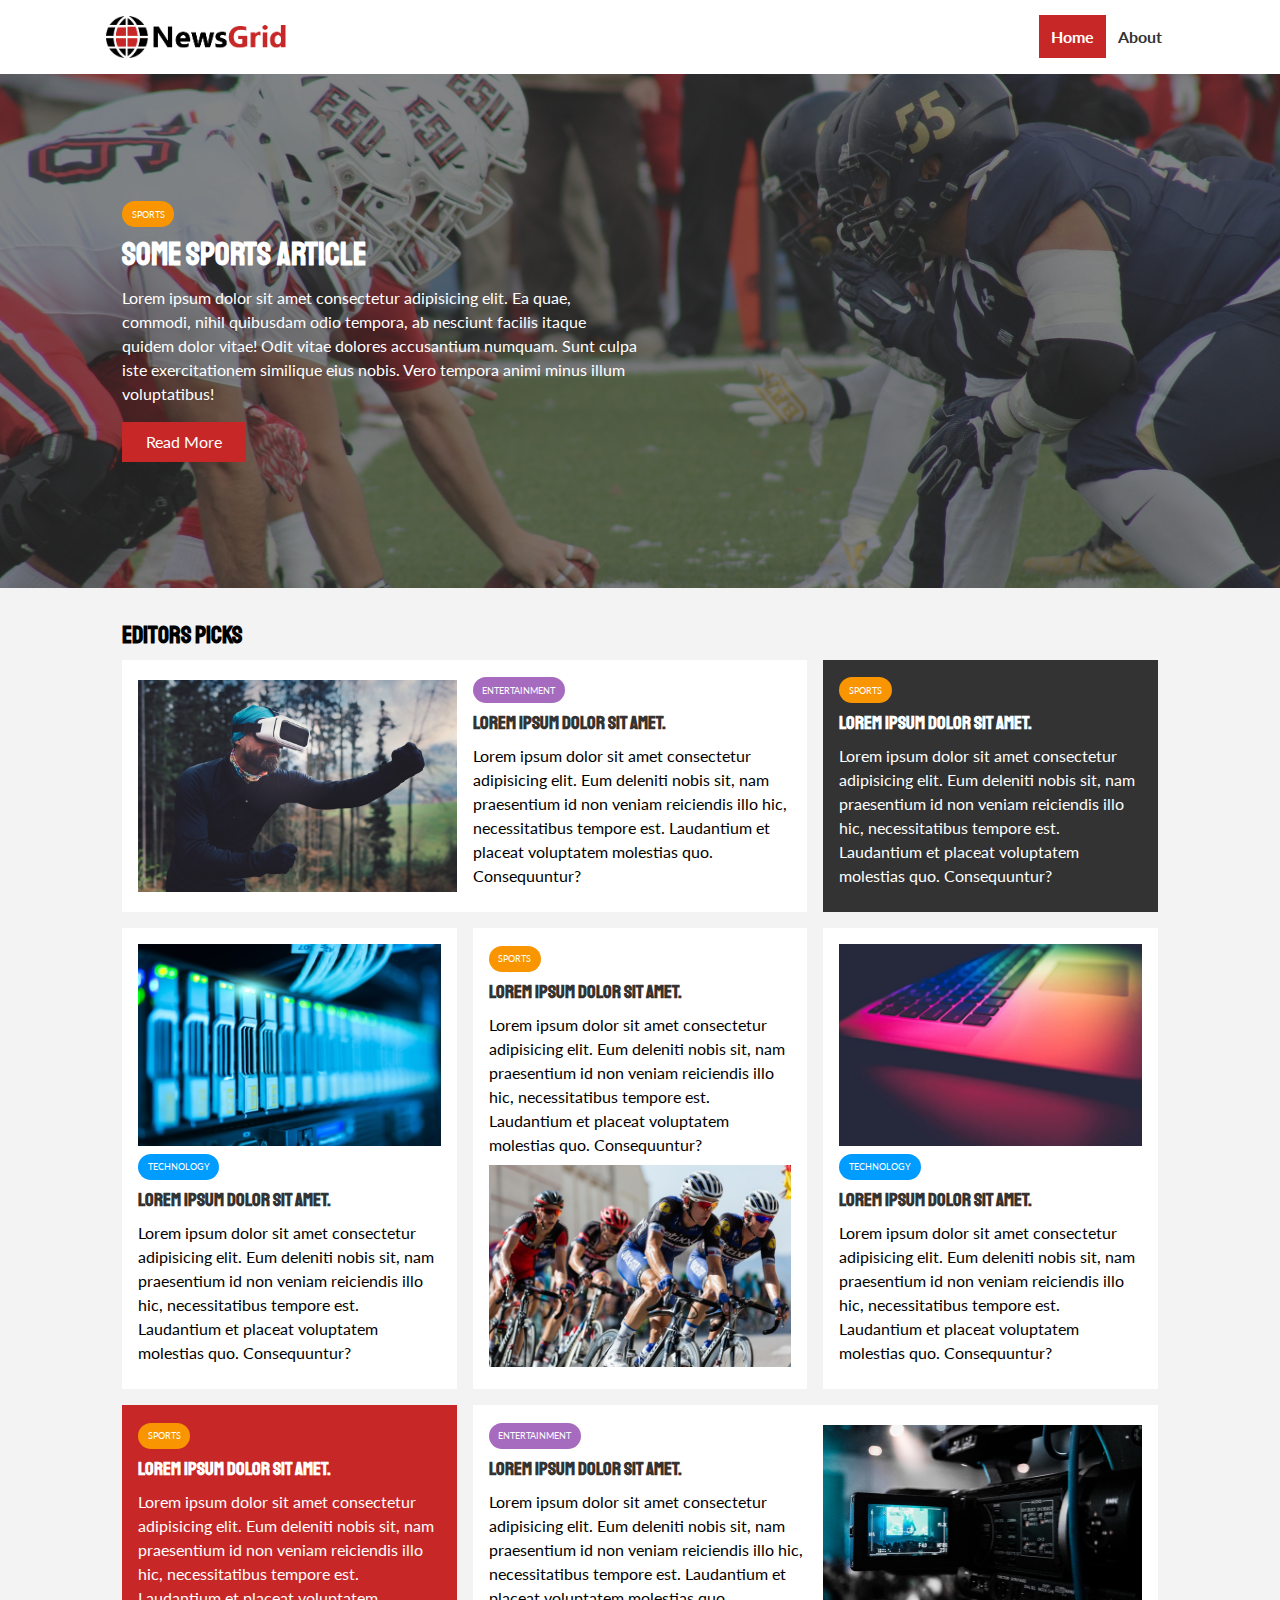
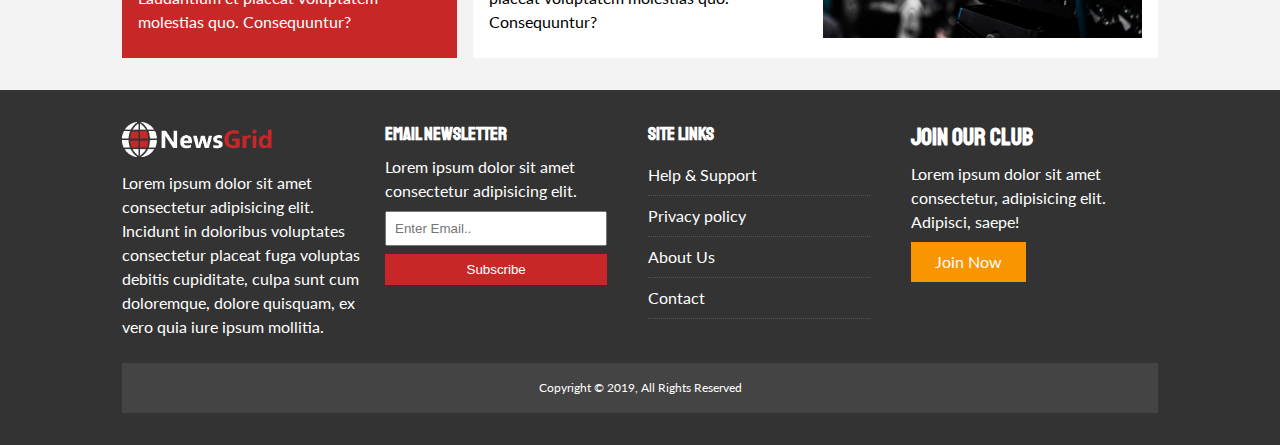
<file: index.html>
<!DOCTYPE html>
<html lang="en">
  <head>
    <meta charset="UTF-8" />
    <meta http-equiv="X-UA-Compatible" content="IE=edge" />
    <meta name="viewport" content="width=device-width, initial-scale=1.0" />
    <title>News Grid | Lates News</title>
    <link rel="stylesheet" href="css/style.css" />
    <link
      rel="stylesheet"
      media="screen and (max-width: 768px)"
      href="css/mobile.css"
    />
    <link
      rel="stylesheet"
      href="https://cdnjs.cloudflare.com/ajax/libs/font-awesome/6.1.1/css/all.min.css"
      integrity="sha512-KfkfwYDsLkIlwQp6LFnl8zNdLGxu9YAA1QvwINks4PhcElQSvqcyVLLD9aMhXd13uQjoXtEKNosOWaZqXgel0g=="
      crossorigin="anonymous"
      referrerpolicy="no-referrer"
    />
    <link rel="icon" type="image/x-icon" href="favicon .ico" />
    <link
      href="https://fonts.googleapis.com/css2?family=Lato&family=Staatliches&display=swap"
      rel="stylesheet"
    />
  </head>
  <body>
    <nav id="main-nav">
      <div class="container">
        <img src="img/logo.png" alt="NewsGrid" class="logo" />
        <div class="social">
          <a href="https://facebook.com" target="_blank"
            ><i class="fab fa-facebook fa-2x"></i
          ></a>
          <a href="https://twitter.com" target="_blank"
            ><i class="fab fa-twitter fa-2x"></i
          ></a>
          <a href="https://instagram.com" target="_blank"
            ><i class="fab fa-instagram fa-2x"></i
          ></a>
          <a href="https://youtube.com" target="_blank"
            ><i class="fab fa-youtube fa-2x"></i
          ></a>
        </div>
        <ul>
          <li><a class="current" href="index.html">Home</a></li>
          <li><a href="about.html">About</a></li>
        </ul>
      </div>
    </nav>
    <!--Showcase-->
    <header id="showcase">
      <div class="container">
        <div class="showcase-container">
          <div class="showcase-content">
            <div class="category category-sports">Sports</div>
            <h1>Some Sports Article</h1>
            <p>
              Lorem ipsum dolor sit amet consectetur adipisicing elit. Ea quae,
              commodi, nihil quibusdam odio tempora, ab nesciunt facilis itaque
              quidem dolor vitae! Odit vitae dolores accusantium numquam. Sunt
              culpa iste exercitationem similique eius nobis. Vero tempora animi
              minus illum voluptatibus!
            </p>
            <a href="article.html" class="btn btn-primary">Read More</a>
          </div>
        </div>
      </div>
    </header>
    <!--Home Articles-->
    <section id="home-articles" class="py-2">
      <div class="container">
        <h2>Editors Picks</h2>
        <div class="articles-container">
          <article class="card">
            <img src="img/articles/ent1.jpg" alt="" />
            <div>
              <div class="category category-ent">Entertainment</div>
              <h3>
                <a href="article.html">Lorem ipsum dolor sit amet.</a>
              </h3>
              <p>
                Lorem ipsum dolor sit amet consectetur adipisicing elit. Eum
                deleniti nobis sit, nam praesentium id non veniam reiciendis
                illo hic, necessitatibus tempore est. Laudantium et placeat
                voluptatem molestias quo. Consequuntur?
              </p>
            </div>
          </article>
          <article class="card bg-dark">
            <div class="category category-sports">Sports</div>
            <h3>
              <a href="article.html">Lorem ipsum dolor sit amet.</a>
            </h3>
            <p>
              Lorem ipsum dolor sit amet consectetur adipisicing elit. Eum
              deleniti nobis sit, nam praesentium id non veniam reiciendis illo
              hic, necessitatibus tempore est. Laudantium et placeat voluptatem
              molestias quo. Consequuntur?
            </p>
          </article>
          <article class="card">
            <img src="img/articles/tech1.jpg" alt="" />
            <div class="category category-tech">Technology</div>
            <h3>
              <a href="article.html">Lorem ipsum dolor sit amet.</a>
            </h3>
            <p>
              Lorem ipsum dolor sit amet consectetur adipisicing elit. Eum
              deleniti nobis sit, nam praesentium id non veniam reiciendis illo
              hic, necessitatibus tempore est. Laudantium et placeat voluptatem
              molestias quo. Consequuntur?
            </p>
          </article>
          <article class="card">
            <div class="category category-sports">Sports</div>
            <h3>
              <a href="article.html">Lorem ipsum dolor sit amet.</a>
            </h3>
            <p>
              Lorem ipsum dolor sit amet consectetur adipisicing elit. Eum
              deleniti nobis sit, nam praesentium id non veniam reiciendis illo
              hic, necessitatibus tempore est. Laudantium et placeat voluptatem
              molestias quo. Consequuntur?
            </p>
            <img src="img/articles/sports1.jpg" alt="" />
          </article>
          <article class="card">
            <img src="img/articles/tech2.jpg" alt="" />
            <div class="category category-tech">Technology</div>
            <h3>
              <a href="article.html">Lorem ipsum dolor sit amet.</a>
            </h3>
            <p>
              Lorem ipsum dolor sit amet consectetur adipisicing elit. Eum
              deleniti nobis sit, nam praesentium id non veniam reiciendis illo
              hic, necessitatibus tempore est. Laudantium et placeat voluptatem
              molestias quo. Consequuntur?
            </p>
          </article>
          <article class="card bg-primary">
            <div class="category category-sports">Sports</div>
            <h3>
              <a href="article.html">Lorem ipsum dolor sit amet.</a>
            </h3>
            <p>
              Lorem ipsum dolor sit amet consectetur adipisicing elit. Eum
              deleniti nobis sit, nam praesentium id non veniam reiciendis illo
              hic, necessitatibus tempore est. Laudantium et placeat voluptatem
              molestias quo. Consequuntur?
            </p>
          </article>
          <article class="card">
            <div>
              <div class="category category-ent">Entertainment</div>
              <h3>
                <a href="article.html">Lorem ipsum dolor sit amet.</a>
              </h3>
              <p>
                Lorem ipsum dolor sit amet consectetur adipisicing elit. Eum
                deleniti nobis sit, nam praesentium id non veniam reiciendis
                illo hic, necessitatibus tempore est. Laudantium et placeat
                voluptatem molestias quo. Consequuntur?
              </p>
            </div>
            <img src="img/articles/ent2.jpg" alt="" />
          </article>
        </div>
      </div>
    </section>
    <!--Footer-->
    <footer id="name-footer" class="py-2">
      <div class="container footer-container">
        <div>
          <img src="img/logo_light.png" alt="NEWSGrid" />
          <p>
            Lorem ipsum dolor sit amet consectetur adipisicing elit. Incidunt in
            doloribus voluptates consectetur placeat fuga voluptas debitis
            cupiditate, culpa sunt cum doloremque, dolore quisquam, ex vero quia
            iure ipsum mollitia.
          </p>
        </div>
        <div>
          <h3>Email Newsletter</h3>
          <p>Lorem ipsum dolor sit amet consectetur adipisicing elit.</p>
          <form name="contact" method="POST" data-netlify="true">
            <input type="email" name="email" placeholder="Enter Email.." />
            <input type="submit" value="Subscribe" class="btn btn-primary" />
          </form>
        </div>
        <div>
          <h3>Site Links</h3>
          <ul class="list">
            <li><a href="#">Help & Support</a></li>
            <li><a href="#">Privacy policy</a></li>
            <li><a href="#">About Us</a></li>
            <li><a href="#">Contact</a></li>
          </ul>
        </div>
        <div>
          <h2>Join our CLub</h2>
          <p>
            Lorem ipsum dolor sit amet consectetur, adipisicing elit. Adipisci,
            saepe!
          </p>
          <a href="#" class="btn btn-secondary">Join Now</a>
        </div>
        <div>
          <p>Copyright &copy; 2019, All Rights Reserved</p>
        </div>
      </div>
    </footer>
  </body>
</html>
</file>
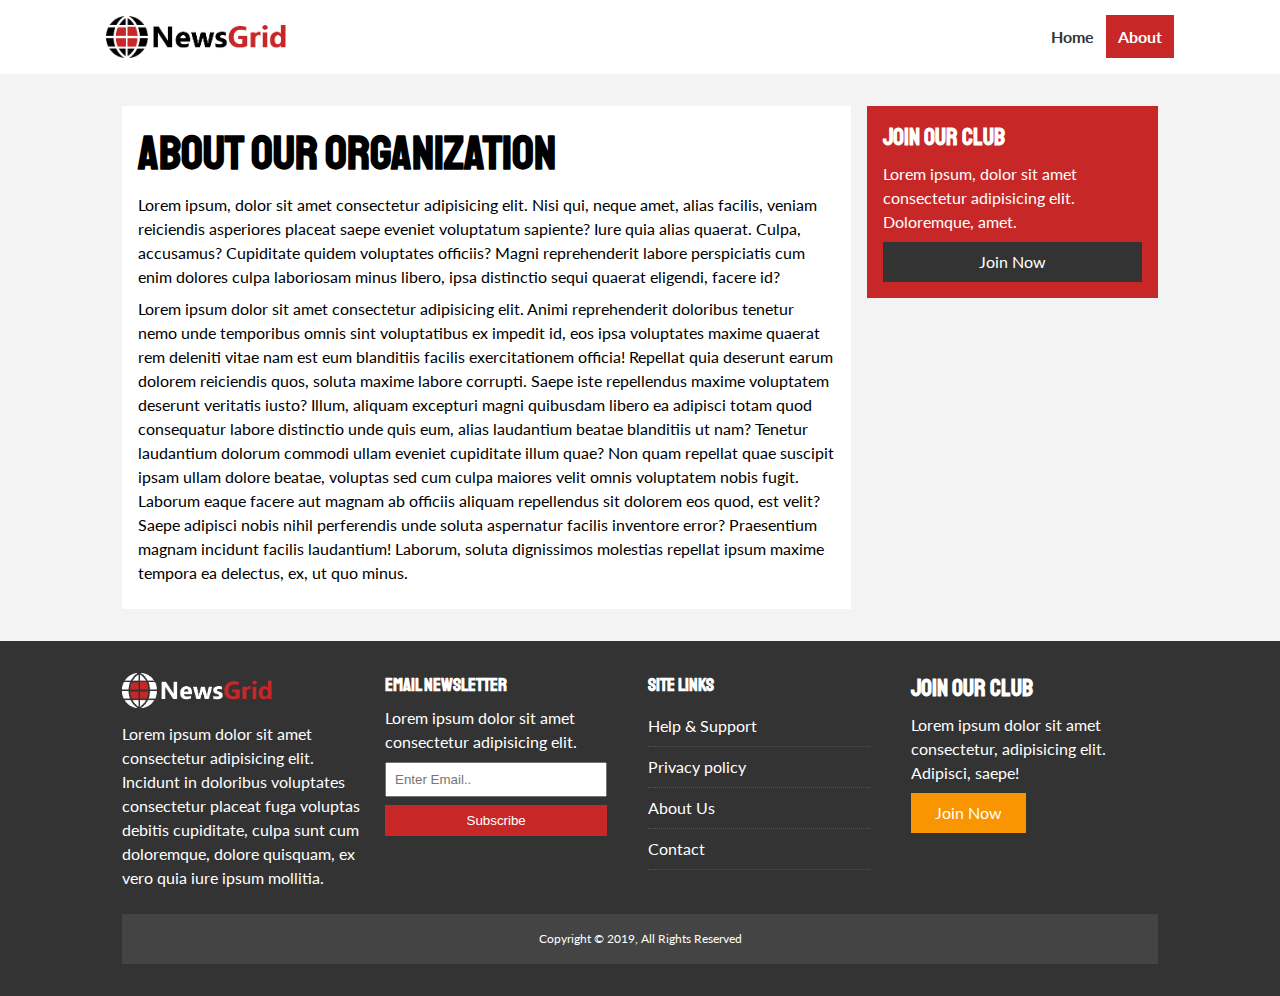
<file: about.html>
<!DOCTYPE html>
<html lang="en">
  <head>
    <meta charset="UTF-8" />
    <meta http-equiv="X-UA-Compatible" content="IE=edge" />
    <meta name="viewport" content="width=device-width, initial-scale=1.0" />
    <title>News Grid | About</title>
    <link rel="stylesheet" href="css/style.css" />
    <link
      rel="stylesheet"
      media="screen and (max-width: 768px)"
      href="css/mobile.css"
    />
    <link
      rel="stylesheet"
      href="https://cdnjs.cloudflare.com/ajax/libs/font-awesome/6.1.1/css/all.min.css"
      integrity="sha512-KfkfwYDsLkIlwQp6LFnl8zNdLGxu9YAA1QvwINks4PhcElQSvqcyVLLD9aMhXd13uQjoXtEKNosOWaZqXgel0g=="
      crossorigin="anonymous"
      referrerpolicy="no-referrer"
    />
    <link rel="icon" type="image/x-icon" href="favicon .ico" />
    <link
      href="https://fonts.googleapis.com/css2?family=Lato&family=Staatliches&display=swap"
      rel="stylesheet"
    />
  </head>
  <body>
    <nav id="main-nav">
      <div class="container">
        <img src="img/logo.png" alt="NewsGrid" class="logo" />
        <div class="social">
          <a href="https://facebook.com" target="_blank"
            ><i class="fab fa-facebook fa-2x"></i
          ></a>
          <a href="https://twitter.com" target="_blank"
            ><i class="fab fa-twitter fa-2x"></i
          ></a>
          <a href="https://instagram.com" target="_blank"
            ><i class="fab fa-instagram fa-2x"></i
          ></a>
          <a href="https://youtube.com" target="_blank"
            ><i class="fab fa-youtube fa-2x"></i
          ></a>
        </div>
        <ul>
          <li><a href="index.html">Home</a></li>
          <li><a class="current" href="about.html">About</a></li>
        </ul>
      </div>
    </nav>
    <section id="about">
      <div class="container">
        <div class="page-container">
          <article class="card">
            <h1 class="l-heading">About Our Organization</h1>
            <p>
              Lorem ipsum, dolor sit amet consectetur adipisicing elit. Nisi
              qui, neque amet, alias facilis, veniam reiciendis asperiores
              placeat saepe eveniet voluptatum sapiente? Iure quia alias
              quaerat. Culpa, accusamus? Cupiditate quidem voluptates officiis?
              Magni reprehenderit labore perspiciatis cum enim dolores culpa
              laboriosam minus libero, ipsa distinctio sequi quaerat eligendi,
              facere id?
            </p>
            <p>
              Lorem ipsum dolor sit amet consectetur adipisicing elit. Animi
              reprehenderit doloribus tenetur nemo unde temporibus omnis sint
              voluptatibus ex impedit id, eos ipsa voluptates maxime quaerat rem
              deleniti vitae nam est eum blanditiis facilis exercitationem
              officia! Repellat quia deserunt earum dolorem reiciendis quos,
              soluta maxime labore corrupti. Saepe iste repellendus maxime
              voluptatem deserunt veritatis iusto? Illum, aliquam excepturi
              magni quibusdam libero ea adipisci totam quod consequatur labore
              distinctio unde quis eum, alias laudantium beatae blanditiis ut
              nam? Tenetur laudantium dolorum commodi ullam eveniet cupiditate
              illum quae? Non quam repellat quae suscipit ipsam ullam dolore
              beatae, voluptas sed cum culpa maiores velit omnis voluptatem
              nobis fugit. Laborum eaque facere aut magnam ab officiis aliquam
              repellendus sit dolorem eos quod, est velit? Saepe adipisci nobis
              nihil perferendis unde soluta aspernatur facilis inventore error?
              Praesentium magnam incidunt facilis laudantium! Laborum, soluta
              dignissimos molestias repellat ipsum maxime tempora ea delectus,
              ex, ut quo minus.
            </p>
          </article>
          <aside class="card bg-primary">
            <h2>Join our Club</h2>
            <p>
              Lorem ipsum, dolor sit amet consectetur adipisicing elit.
              Doloremque, amet.
            </p>
            <a class="btn btn-dark btn-block" href="#">Join Now</a>
          </aside>
        </div>
      </div>
    </section>
    <!--Footer-->
    <footer id="name-footer" class="py-2">
      <div class="container footer-container">
        <div>
          <img src="img/logo_light.png" alt="NEWSGrid" />
          <p>
            Lorem ipsum dolor sit amet consectetur adipisicing elit. Incidunt in
            doloribus voluptates consectetur placeat fuga voluptas debitis
            cupiditate, culpa sunt cum doloremque, dolore quisquam, ex vero quia
            iure ipsum mollitia.
          </p>
        </div>
        <div>
          <h3>Email Newsletter</h3>
          <p>Lorem ipsum dolor sit amet consectetur adipisicing elit.</p>
          <form name="contact" method="POST" data-netlify="true">
            <input type="email" name="email" placeholder="Enter Email.." />
            <input type="submit" value="Subscribe" class="btn btn-primary" />
          </form>
        </div>
        <div>
          <h3>Site Links</h3>
          <ul class="list">
            <li><a href="#">Help & Support</a></li>
            <li><a href="#">Privacy policy</a></li>
            <li><a href="#">About Us</a></li>
            <li><a href="#">Contact</a></li>
          </ul>
        </div>
        <div>
          <h2>Join our CLub</h2>
          <p>
            Lorem ipsum dolor sit amet consectetur, adipisicing elit. Adipisci,
            saepe!
          </p>
          <a href="#" class="btn btn-secondary">Join Now</a>
        </div>
        <div>
          <p>Copyright &copy; 2019, All Rights Reserved</p>
        </div>
      </div>
    </footer>
  </body>
</html>
</file>
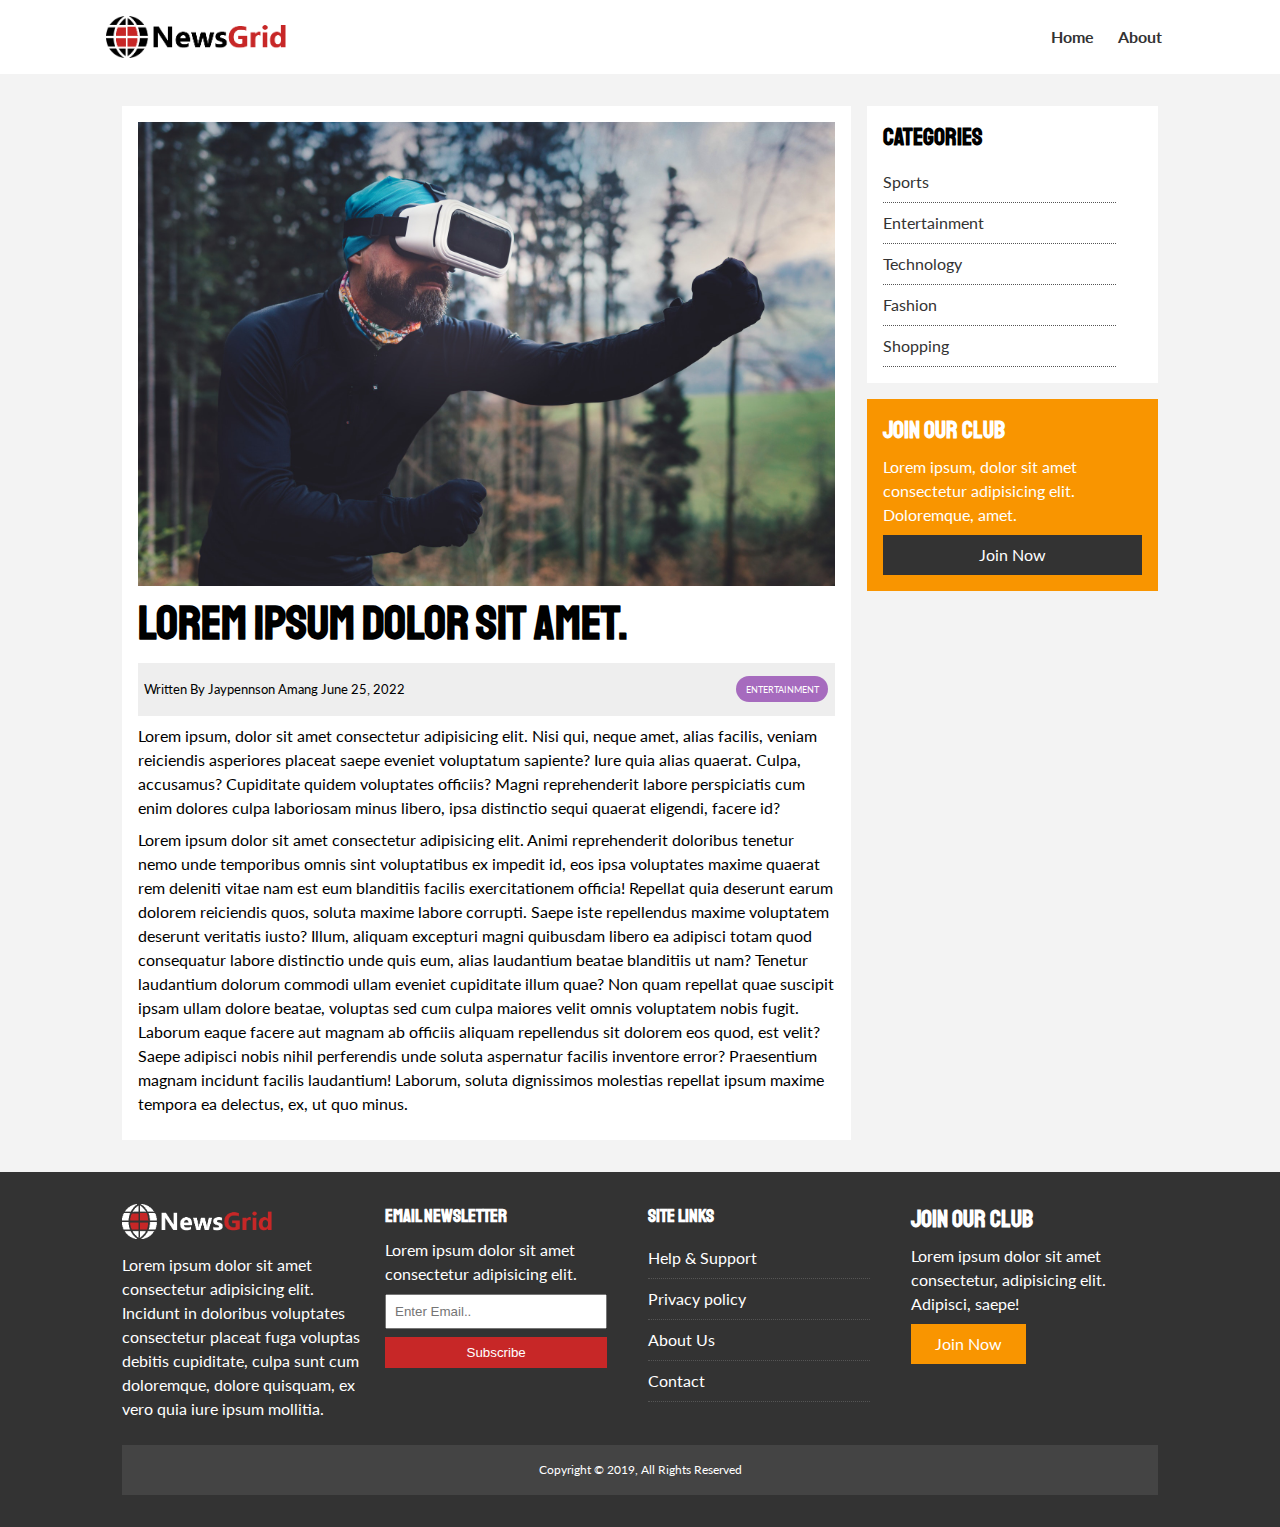
<file: article.html>
<!DOCTYPE html>
<html lang="en">
  <head>
    <meta charset="UTF-8" />
    <meta http-equiv="X-UA-Compatible" content="IE=edge" />
    <meta name="viewport" content="width=device-width, initial-scale=1.0" />
    <title>News Grid | Latest News</title>
    <link rel="stylesheet" href="css/style.css" />
    <link
      rel="stylesheet"
      media="screen and (max-width: 768px)"
      href="css/mobile.css"
    />
    <link
      rel="stylesheet"
      href="https://cdnjs.cloudflare.com/ajax/libs/font-awesome/6.1.1/css/all.min.css"
      integrity="sha512-KfkfwYDsLkIlwQp6LFnl8zNdLGxu9YAA1QvwINks4PhcElQSvqcyVLLD9aMhXd13uQjoXtEKNosOWaZqXgel0g=="
      crossorigin="anonymous"
      referrerpolicy="no-referrer"
    />
    <link rel="icon" type="image/x-icon" href="favicon .ico" />
    <link
      href="https://fonts.googleapis.com/css2?family=Lato&family=Staatliches&display=swap"
      rel="stylesheet"
    />
  </head>
  <body>
    <nav id="main-nav">
      <div class="container">
        <img src="img/logo.png" alt="NewsGrid" class="logo" />
        <div class="social">
          <a href="https://facebook.com" target="_blank"
            ><i class="fab fa-facebook fa-2x"></i
          ></a>
          <a href="https://twitter.com" target="_blank"
            ><i class="fab fa-twitter fa-2x"></i
          ></a>
          <a href="https://instagram.com" target="_blank"
            ><i class="fab fa-instagram fa-2x"></i
          ></a>
          <a href="https://youtube.com" target="_blank"
            ><i class="fab fa-youtube fa-2x"></i
          ></a>
        </div>
        <ul>
          <li><a href="index.html">Home</a></li>
          <li><a href="about.html">About</a></li>
        </ul>
      </div>
    </nav>
    <section id="article">
      <div class="container">
        <div class="page-container">
          <article class="card">
            <img src="img/articles/ent1.jpg" alt="" />
            <h1 class="l-heading">Lorem ipsum dolor sit amet.</h1>
            <div class="meta">
              <small>
                <i class="fas fa-user"></i>Written By Jaypennson Amang June 25,
                2022
              </small>
              <div class="category category-ent">Entertainment</div>
            </div>
            <p>
              Lorem ipsum, dolor sit amet consectetur adipisicing elit. Nisi
              qui, neque amet, alias facilis, veniam reiciendis asperiores
              placeat saepe eveniet voluptatum sapiente? Iure quia alias
              quaerat. Culpa, accusamus? Cupiditate quidem voluptates officiis?
              Magni reprehenderit labore perspiciatis cum enim dolores culpa
              laboriosam minus libero, ipsa distinctio sequi quaerat eligendi,
              facere id?
            </p>
            <p>
              Lorem ipsum dolor sit amet consectetur adipisicing elit. Animi
              reprehenderit doloribus tenetur nemo unde temporibus omnis sint
              voluptatibus ex impedit id, eos ipsa voluptates maxime quaerat rem
              deleniti vitae nam est eum blanditiis facilis exercitationem
              officia! Repellat quia deserunt earum dolorem reiciendis quos,
              soluta maxime labore corrupti. Saepe iste repellendus maxime
              voluptatem deserunt veritatis iusto? Illum, aliquam excepturi
              magni quibusdam libero ea adipisci totam quod consequatur labore
              distinctio unde quis eum, alias laudantium beatae blanditiis ut
              nam? Tenetur laudantium dolorum commodi ullam eveniet cupiditate
              illum quae? Non quam repellat quae suscipit ipsam ullam dolore
              beatae, voluptas sed cum culpa maiores velit omnis voluptatem
              nobis fugit. Laborum eaque facere aut magnam ab officiis aliquam
              repellendus sit dolorem eos quod, est velit? Saepe adipisci nobis
              nihil perferendis unde soluta aspernatur facilis inventore error?
              Praesentium magnam incidunt facilis laudantium! Laborum, soluta
              dignissimos molestias repellat ipsum maxime tempora ea delectus,
              ex, ut quo minus.
            </p>
          </article>
          <aside id="categories" class="card">
            <h2>Categories</h2>
            <ul class="list">
              <li>
                <a href="#"><i class="fas fa-chevron-right"></i>Sports</a>
              </li>
              <li>
                <a href="#"
                  ><i class="fas fa-chevron-right"></i>Entertainment</a
                >
              </li>
              <li>
                <a href="#"><i class="fas fa-chevron-right"></i>Technology</a>
              </li>
              <li>
                <a href="#"><i class="fas fa-chevron-right"></i>Fashion</a>
              </li>
              <li>
                <a href="#"><i class="fas fa-chevron-right"></i>Shopping</a>
              </li>
            </ul>
          </aside>
          <aside class="card bg-secondary">
            <h2>Join our Club</h2>
            <p>
              Lorem ipsum, dolor sit amet consectetur adipisicing elit.
              Doloremque, amet.
            </p>
            <a class="btn btn-dark btn-block" href="#">Join Now</a>
          </aside>
        </div>
      </div>
    </section>
    <!--Footer-->
    <footer id="name-footer" class="py-2">
      <div class="container footer-container">
        <div>
          <img src="img/logo_light.png" alt="NEWSGrid" />
          <p>
            Lorem ipsum dolor sit amet consectetur adipisicing elit. Incidunt in
            doloribus voluptates consectetur placeat fuga voluptas debitis
            cupiditate, culpa sunt cum doloremque, dolore quisquam, ex vero quia
            iure ipsum mollitia.
          </p>
        </div>
        <div>
          <h3>Email Newsletter</h3>
          <p>Lorem ipsum dolor sit amet consectetur adipisicing elit.</p>
          <form name="contact" method="POST" data-netlify="true">
            <input type="email" name="email" placeholder="Enter Email.." />
            <input type="submit" value="Subscribe" class="btn btn-primary" />
          </form>
        </div>
        <div>
          <h3>Site Links</h3>
          <ul class="list">
            <li><a href="#">Help & Support</a></li>
            <li><a href="#">Privacy policy</a></li>
            <li><a href="#">About Us</a></li>
            <li><a href="#">Contact</a></li>
          </ul>
        </div>
        <div>
          <h2>Join our CLub</h2>
          <p>
            Lorem ipsum dolor sit amet consectetur, adipisicing elit. Adipisci,
            saepe!
          </p>
          <a href="#" class="btn btn-secondary">Join Now</a>
        </div>
        <div>
          <p>Copyright &copy; 2019, All Rights Reserved</p>
        </div>
      </div>
    </footer>
  </body>
</html>
</file>
<file: css/style.css>
:root {
  --primary-color: #c72727;
  --secondary-color: #f99500;
  --light-color: #f3f3f3;
  --dark-color: #333;
  --max-width: 1100px;
}

.category {
  --sports-color: #f99500;
  --ent-color: #a66bbe;
  --tech-color: #009cff;
}
* {
  margin: 0;
  padding: 0;
  box-sizing: border-box;
}
body {
  font-family: "Lato", sans-serif;
  line-height: 1.5;
  background: var(--light-color);
}
a {
  color: #333;
  text-decoration: none;
}
ul {
  list-style: none;
}
p {
  margin: 0.5rem 0;
}
img {
  width: 100%;
}
h1,
h2,
h3,
h4,
h4,
h6 {
  font-family: "Staatliches", cursive;
  margin-bottom: 0.55rem;
  line-height: 1.3;
}
/* Utility */
.container {
  max-width: var(--max-width);
  margin: auto;
  padding: 0 2rem;
  overflow: hidden;
}
.category {
  display: inline-block;
  color: #fff;
  font-size: 0.55rem;
  text-transform: uppercase;
  padding: 0.4rem 0.6rem;
  border-radius: 15px;
  margin-bottom: 0.5rem;
}
.category-sports {
  background: var(--sports-color);
}
.category-ent {
  background: var(--ent-color);
}
.category-tech {
  background: var(--tech-color);
}
.btn {
  display: inline-block;
  border: none;
  background-color: var(--dark-color);
  color: #fff;
  padding: 0.5rem 1.5rem;
}
.btn-light {
  background: var(--light-color);
}
.btn-primary {
  background: var(--primary-color);
}
.btn-secondary {
  background: var(--secondary-color);
}
.btn:hover {
  opacity: 0.9;
}
.btn-block {
  display: block;
  width: 100%;
  text-align: center;
}
.card {
  background: #fff;
  padding: 1rem;
}
.bg-dark {
  background: var(--dark-color);
  color: #fff;
}
.bg-primary {
  background: var(--primary-color);
  color: #fff;
}
.bg-secondary {
  background: var(--secondary-color);
  color: #fff;
}
.bg-dark h1,
.bg-dark h2,
.bg-dark h3,
.bg-dark a,
.bg-primary h1,
.bg-primary h2,
.bg-primary h3,
.bg-primary a,
.bg-secondary h1,
.bg-secondary h2,
.bg-secondary h3,
.bg-secondary a {
  color: #fff;
}
.py-1 {
  padding: 1.5rem 0;
}
.py-2 {
  padding: 2rem 0;
}
.py-3 {
  padding: 3rem 0;
}
.p-1 {
  padding: 1.5rem 0;
}
.p-2 {
  padding: 2rem 0;
}
.p-3 {
  padding: 3rem 0;
}
.list li {
  padding: 0.5rem 0;
  border-bottom: #555 dotted 1px;
  width: 90%;
}
.list li a:hover {
  color: var(--primary-color) !important;
}
/* inner grid container */
.page-container {
  display: grid;
  grid-template-columns: 5fr 2fr;
  margin: 2rem 0;
  grid-gap: 1rem;
}
.page-container > *:first-child {
  grid-row: 1 / span 3;
}
.l-heading {
  font-size: 3rem;
}
/* navigation */
#main-nav {
  background: #fff;
  position: sticky;
  top: 0;
  z-index: 2;
}
#main-nav .container {
  display: grid;
  grid-template-columns: 6fr 3fr 2fr;
  padding: 1rem;
  align-items: center;
}
#main-nav .logo {
  width: 180px;
}
#main-nav .container ul {
  justify-self: end;
  display: flex;
}
#main-nav ul li a {
  padding: 0.75rem;
  font-weight: bold;
}
#main-nav ul li a.current {
  background: var(--primary-color);
  color: #fff;
}
#main-nav ul li a:hover {
  background: var(--light-color);
  color: var(--dark-color);
}
#main-nav .social {
  justify-self: center;
}
#main-nav .social i {
  color: #777;
  margin-right: 0.5rem;
}
/* Showcase */
#showcase {
  color: #fff;
  background: #333;
  padding: 2rem;
  position: relative;
}
#showcase::before {
  content: "";
  background: url("../img/featured.jpg") no-repeat center center/cover;
  position: absolute;
  top: 0;
  left: 0;
  width: 100%;
  height: 100%;
  opacity: 0.4;
}
#showcase .showcase-container {
  display: grid;
  grid-template-columns: repeat(2, 1fr);
  justify-content: center;
  align-items: center;
  height: 50vh;
}
#showcase .showcase-content {
  z-index: 1;
}
#showcase .showcase-content p {
  margin-bottom: 1rem;
}
/* Home Articles */
#home-articles .articles-container {
  display: grid;
  grid-template-columns: repeat(3, 1fr);
  grid-gap: 1rem;
}
#home-articles .articles-container > *:first-child {
  display: grid;
  grid-template-columns: repeat(2, 1fr);
  grid-gap: 1rem;
  align-items: center;
  grid-column: 1 / span 2;
}
#home-articles .articles-container > *:last-child {
  display: grid;
  grid-template-columns: repeat(2, 1fr);
  grid-gap: 1rem;
  align-items: center;
  grid-column: 2 / span 2;
}

#article .meta {
  display: flex;
  justify-content: space-between;
  align-items: center;
  background: #eee;
  padding: 0.4rem;
}
#article .meta .category {
  margin-top: 0.4rem;
}

/* Footer */
#name-footer {
  background: var(--dark-color);
  color: #fff;
}
#name-footer img {
  width: 150px;
}
#name-footer a {
  color: #fff;
}

#name-footer .footer-container {
  display: grid;
  grid-template-columns: repeat(4, 1fr);
  grid-gap: 1rem;
}
#name-footer .footer-container > *:last-child {
  background: #444;
  grid-column: 1 / span 4;
  padding: 0.5rem;
  text-align: center;
  font-size: 0.75rem;
}
#name-footer .footer-container input[type="email"] {
  width: 90%;
  padding: 0.5rem;
  margin-bottom: 0.5rem;
}
#name-footer .footer-container input[type="submit"] {
  width: 90%;
}

/* About PAge */
</file>
<file: css/mobile.css>
/* Navigtaion */
#main-nav .social {
  display: none;
}
#main-nav .container {
  grid-template-columns: 1fr;
  grid-gap: 1.2rem;
}
#main-nav .container ul,
#main-nav .logo {
  justify-self: center;
}
#main-nav ul li a {
  padding: 0.5rem;
}
#home-articles .articles-container {
  grid-template-columns: repeat(2, 1fr);
}

#home-articles .articles-container > *:first-child,
#home-articles .articles-container > *:last-child {
  grid-template-columns: 1fr;
  grid-column: 1;
}
@media (max-width: 600px) {
  /* Stack grid items */
  #showcase .showcase-container,
  #home-articles .articles-container,
  #name-footer .footer-container {
    grid-template-columns: 1fr;
  }

  #name-footer .footer-container > *:last-child {
    grid-column: 1;
  }
  #name-footer .footer-container > * {
    border-bottom: #444 dotted 1px;
    padding-bottom: 1rem;
  }
  #name-footer .footer-container > *:last-child,
  #name-footer .footer-container > *:nth-child(3),
  #name-footer .footer-container > *:nth-child(4) {
    border: none;
  }
  .page-container {
    grid-template-columns: 1fr;
    text-align: center;
  }
  .page-container > *:first-child {
    grid-row: 1;
  }
  .l-heading {
    font-size: 2rem;
  }
}
</file>
